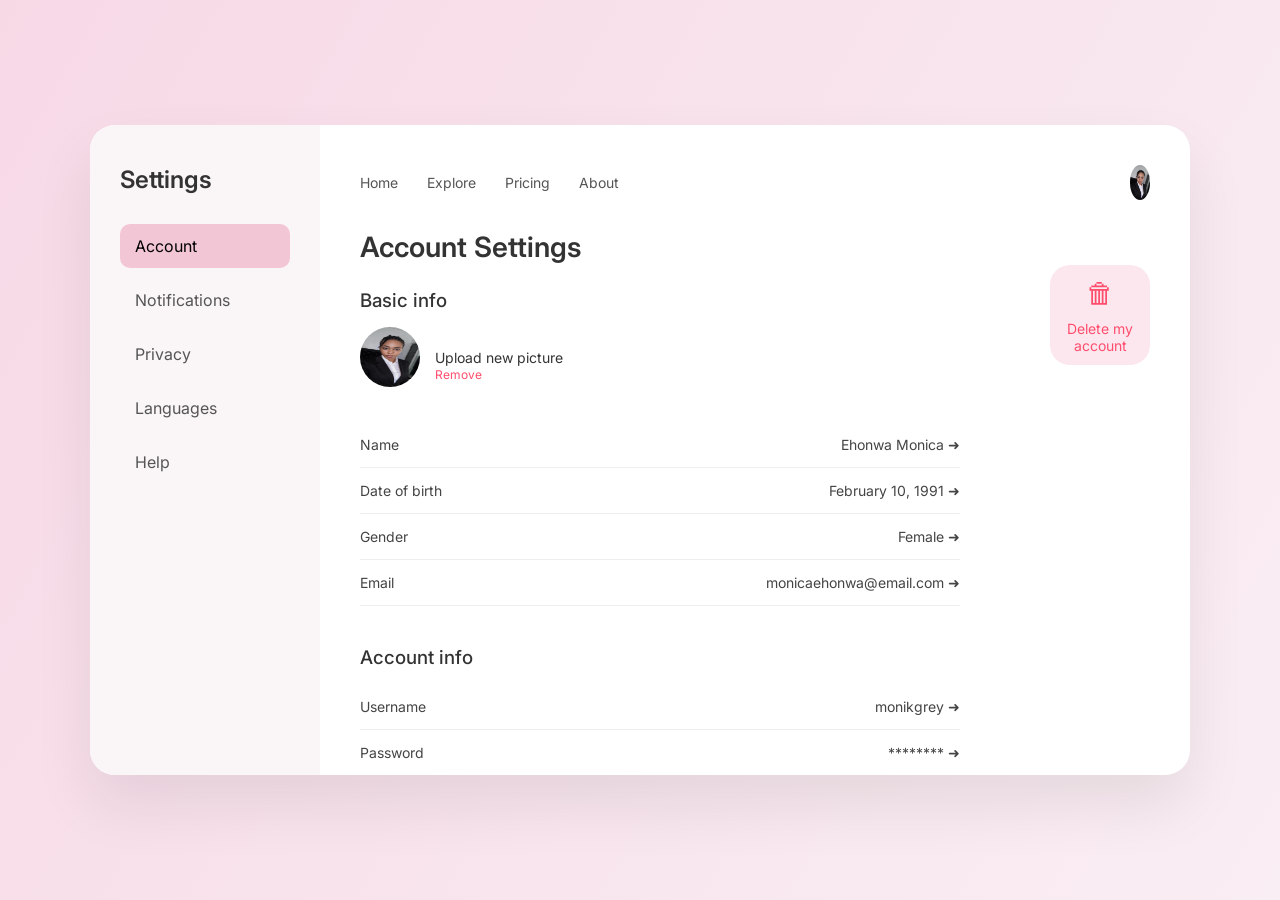
<file: account.html>
<!DOCTYPE html>
<html lang="en">
<head>
  <meta charset="UTF-8">
  <title>Account</title>
  <meta name="viewport" content="width=device-width, initial-scale=1.0">
  <link rel="stylesheet" href="style.css">
  <link href="https://fonts.googleapis.com/css2?family=Inter:wght@300;400;500;600&display=swap" rel="stylesheet">
  <style>
    * {
  margin: 0;
  padding: 0;
  box-sizing: border-box;
  font-family: 'Inter', sans-serif;
}

body {
  background: linear-gradient(120deg, #f7d9e6, #f9eef3);
  height: 100vh;
  display: flex;
  align-items: center;
  justify-content: center;
}

.app {
  width: 1100px;
  height: 650px;
  background: #fff;
  border-radius: 25px;
  display: flex;
  overflow: hidden;
  box-shadow: 0 30px 60px rgba(0,0,0,0.08);
}

/* Sidebar */
.sidebar {
  width: 230px;
  background: #faf6f8;
  padding: 40px 30px;
}

.sidebar h2 {
  margin-bottom: 30px;
  font-weight: 600;
}

.sidebar ul {
  list-style: none;
}

.sidebar li {
  padding: 12px 15px;
  border-radius: 10px;
  margin-bottom: 10px;
  cursor: pointer;
  color: #555;
}

.sidebar li.active {
  background: #f3c6d6;
  color: #000;
}

/* Main */
.main {
  flex: 1;
  position: relative;
  padding: 40px;
}

/* Topbar */
.topbar {
  display: flex;
  justify-content: space-between;
  align-items: center;
}

.topbar nav a {
  margin-right: 25px;
  text-decoration: none;
  color: #555;
  font-size: 14px;
}

.avatar {
  border-radius: 50%;
  width: 20px;
}

/* Content */
.content {
  margin-top: 30px;
  max-width: 600px;
}

.content h1 {
  margin-bottom: 25px;
  font-size: 28px;
  font-weight: 600;
}

.section {
  margin-bottom: 40px;
}

.section h3 {
  margin-bottom: 15px;
  font-weight: 500;
}

/* Profile */
.profile {
  display: flex;
  align-items: center;
  margin-bottom: 20px;
}

.profile img {
  width: 60px;
  height: 60px;
  border-radius: 50%;
  margin-right: 15px;
}

.profile span {
  font-size: 14px;
}

.profile a {
  display: block;
  font-size: 12px;
  color: #ff4d6d;
  text-decoration: none;
}

/* List Items */
.list-item {
  display: flex;
  justify-content: space-between;
  padding: 14px 0;
  border-bottom: 1px solid #eee;
  font-size: 14px;
  color: #444;
  cursor: pointer;
}

/* Danger Card */
.danger-card {
  position: absolute;
  right: 40px;
  top: 140px;
  width: 100px;
  height: 100px;
  background: #fde7ee;
  border-radius: 20px;
  display: flex;
  flex-direction: column;
  align-items: center;
  justify-content: center;
  color: #ff4d6d;
  text-align: center;
  font-size: 14px;
}

.danger-card .icon {
  font-size: 28px;
  margin-bottom: 10px;
}
  </style>
</head>
<body>

  <div class="app">

    <!-- Sidebar -->
    <aside class="sidebar">
      <h2>Settings</h2>
      <ul>
        <li class="active">Account</li>
        <li>Notifications</li>
        <li>Privacy</li>
        <li>Languages</li>
        <li>Help</li>
      </ul>
    </aside>

    <!-- Main Content -->
    <div class="main">

      <!-- Top Nav -->
      <header class="topbar">
        <nav>
          <a href="index.html">Home</a>
          <a href="products.html">Explore</a>
          <a href="#">Pricing</a>
          <a href="about.html">About</a>
        </nav>
        <img class="avatar" src="images/WhatsApp Image 2026-02-06 at 5.15.20 PM.jpeg" alt="profile">
      </header>

      <!-- Content -->
      <div class="content">

        <h1>Account Settings</h1>

        <section class="section">
          <h3>Basic info</h3>

          <div class="profile">
            <img src="images/WhatsApp Image 2026-02-06 at 5.15.20 PM.jpeg" alt="">
            <div>
              <span>Upload new picture</span>
              <a href="#">Remove</a>
            </div>
          </div>

          <div class="list-item">
            <span>Name</span>
            <span>Ehonwa Monica ➜</span>
          </div>

          <div class="list-item">
            <span>Date of birth</span>
            <span>February 10, 1991 ➜</span>
          </div>

          <div class="list-item">
            <span>Gender</span>
            <span>Female ➜</span>
          </div>

          <div class="list-item">
            <span>Email</span>
            <span>monicaehonwa@email.com ➜</span>
          </div>
        </section>

        <section class="section">
          <h3>Account info</h3>

          <div class="list-item">
            <span>Username</span>
            <span>monikgrey ➜</span>
          </div>

          <div class="list-item">
            <span>Password</span>
            <span>******** ➜</span>
          </div>
        </section>

      </div>

      <!-- Delete Card -->
      <div class="danger-card">
        <div class="icon">🗑</div>
        <p>Delete my account</p>
      </div>

    </div>
  </div>

</body>
</html>
</file>
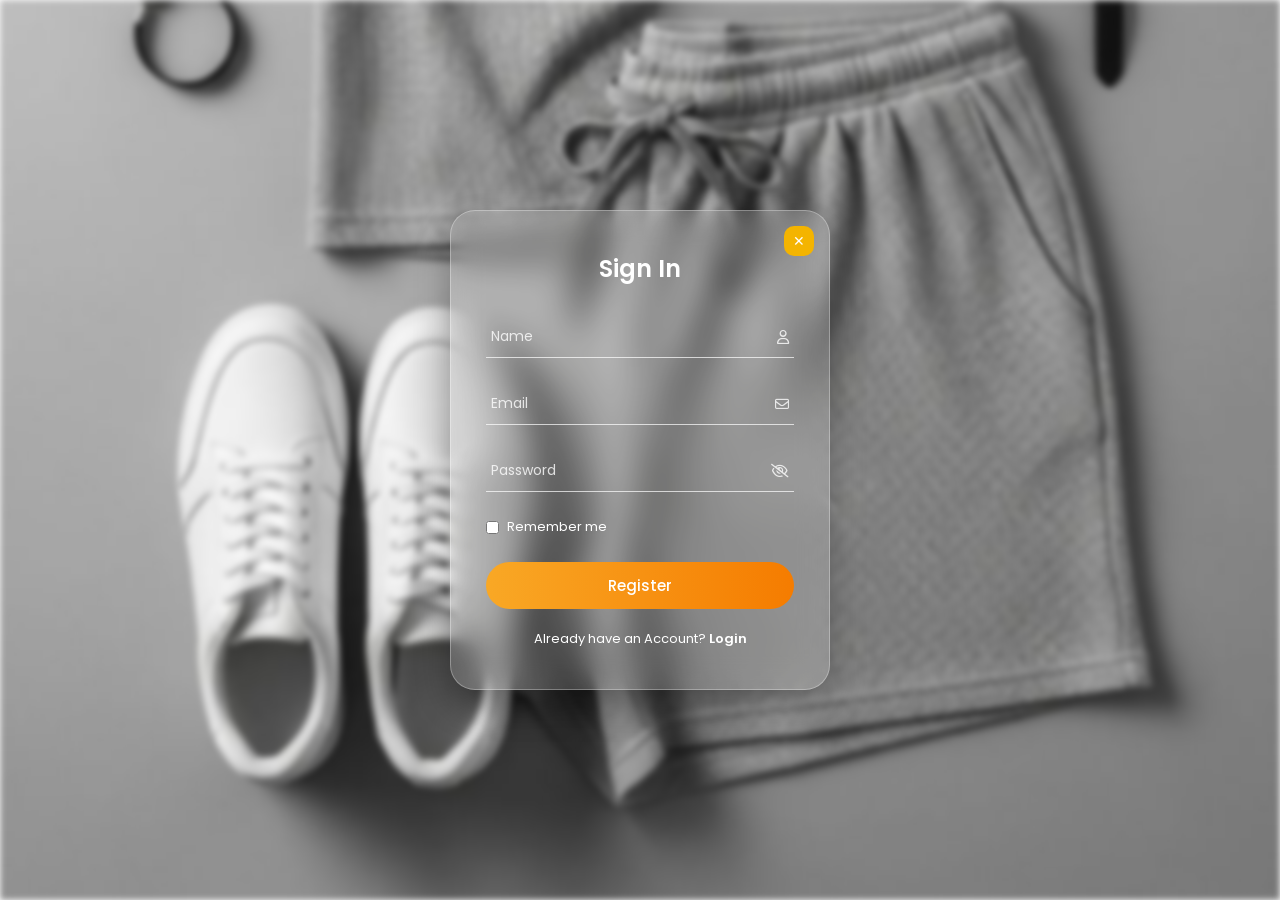
<file: signin.html>
<!DOCTYPE html>
<html lang="en">
<head>
  <meta charset="UTF-8">
  <meta name="viewport" content="width=device-width, initial-scale=1.0">
  <title>Login</title>
  <link rel="stylesheet" href="style.css">
  <link href="https://fonts.googleapis.com/css2?family=Poppins:wght@300;400;500;600&display=swap" rel="stylesheet">
  <link href="https://cdnjs.cloudflare.com/ajax/libs/font-awesome/6.5.0/css/all.min.css" rel="stylesheet">
  <style>
    * {
  margin: 0;
  padding: 0;
  box-sizing: border-box;
  font-family: 'Poppins', sans-serif;
}

body {
  height: 100vh;
  display: flex;
  align-items: center;
  justify-content: center;
  overflow: hidden;
}

/* Background Image */
.background {
  position: fixed;
  inset: 0;
  background: url("images/Look sharp on the go with this modern grey….jpg") center/cover no-repeat;
  filter: blur(3px);
  background-position: bottom;
  z-index: -1;
}


.modal {
  width: 380px;
  padding: 40px 35px;
  border-radius: 25px;

  background: rgba(255, 255, 255, 0.15);
  backdrop-filter: blur(15px);
  -webkit-backdrop-filter: blur(15px);

  border: 1px solid rgba(255, 255, 255, 0.3);
  box-shadow: 0 15px 35px rgba(0,0,0,0.3);

  color: #fff;
  position: relative;
}

/* Close button */
.close-btn {
  position: absolute;
  top: 15px;
  right: 15px;
  background: #f4b400;
  color: #fff;
  width: 30px;
  height: 30px;
  border-radius: 10px;
  display: flex;
  align-items: center;
  justify-content: center;
  cursor: pointer;
  font-size: 14px;
}

/* Title */
.modal h2 {
  text-align: center;
  margin-bottom: 30px;
  font-weight: 600;
}


.input-group {
  position: relative;
  margin-bottom: 25px;
}

.input-group input {
  width: 100%;
  padding: 10px 35px 10px 5px;
  background: transparent;
  border: none;
  border-bottom: 1px solid rgba(255,255,255,0.7);
  color: #fff;
  font-size: 14px;
  outline: none;
}

.input-group input::placeholder {
  color: rgba(255,255,255,0.8);
}

.input-group i {
  position: absolute;
  right: 5px;
  top: 50%;
  transform: translateY(-50%);
  font-size: 14px;
  opacity: 0.8;
}


.remember {
  display: flex;
  align-items: center;
  font-size: 13px;
  margin-bottom: 25px;
}

.remember input {
  margin-right: 8px;
}

/* Register Button */
.register-btn {
  width: 100%;
  padding: 12px;
  border-radius: 30px;
  border: none;
  font-weight: 500;
  font-size: 15px;
  cursor: pointer;

  background: linear-gradient(90deg, #f9a825, #f57c00);
  color: #fff;
  transition: 0.3s ease;
}

.register-btn:hover {
  opacity: 0.9;
  transform: translateY(-2px);
}

/* Bottom Text */
.login-text {
  text-align: center;
  margin-top: 20px;
  font-size: 13px;
}

.login-text span {
  font-weight: 600;
  cursor: pointer;
}
  </style>
</head>
<body>

  <!-- Background -->
  <div class="background"></div>

  <!-- Modal -->
  <div class="modal">
    <div class="close-btn">✕</div>

    <h2>Sign In</h2>

    <form>
      <div class="input-group">
        <input type="text" placeholder="Name" required>
        <i class="fa-regular fa-user"></i>
      </div>

      <div class="input-group">
        <input type="email" placeholder="Email" required>
        <i class="fa-regular fa-envelope"></i>
      </div>

      <div class="input-group">
        <input type="password" placeholder="Password" required>
        <i class="fa-regular fa-eye-slash"></i>
      </div>

      <div class="remember">
        <input type="checkbox" id="remember">
        <label for="remember">Remember me</label>
      </div>

      <button type="submit" class="register-btn">Register</button>

      <p class="login-text">
        Already have an Account? <span>Login</span>
      </p>
    </form>
  </div>

</body>
</html>
</file>
<file: style.css>
* {
  margin: 0;
  padding: 0;
  box-sizing: border-box;
  font-family: Arial, Helvetica, sans-serif;
}

body {
  background: #fff;
  color: #333;
}

/* header styling */
.header {
  display: flex;
  position: fixed;
  width: 100%;
  height: 15vh;
  align-items: center;
  justify-content: space-between;
  padding: 20px 60px;
  top: 0;
  left: 0;
  z-index: 999;
  backdrop-filter: blur(10px);
  -webkit-backdrop-filter: blur(10px);
  background-color: rgba(255, 255, 255, 0.25);
  box-shadow: 0 4px 30px rgba(0, 0, 0, 0.1);
  transition: all 0.3s ease;
  padding: 1rem 2rem;
}

.header nav a {
  margin-left: 30px;
  text-decoration: none;
  font-family: 'Playfair Display', serif;
  font-weight: 500;
  font-size: 18px;
  letter-spacing: 2px;
  color: #333;
}

.header-nav {
  margin-right: 40px;
}

.header nav a img {
  width: 18px;
}

.scrolled {
  padding: 0.5rem 2rem;
  background-color: rgba(255, 255, 255, 0.15);
}

.menu-toggle {
  display: none;
}

.logo {
  font-family: 'Playfair Display', serif;
  font-size: 26px;
  color: black;
  padding-left: 43px;
  font-size: 40px;
  animation: glow 2s infinite alternate;
}

@keyframes glow {
  0% {
    text-shadow: 0 0 5px rgba(0, 0, 0, 0.185);
  }

  100% {
    text-shadow: 0 0 20px rgba(0, 0, 0, 0.543);
  }
}

/* SCROLL BAR STRIP */
.strip {
  background: #111;
  color: white;
  margin: 25px 0;
  padding: 12px 0;
  text-align: center;
  letter-spacing: 3px;
  font-size: 14px;
}

/* COLLECTION */
.collection {
  margin-top: 40px;
}

.collection h2 {
  font-size: 40px;
  margin-bottom: 20px;
}

.filters {
  display: flex;
  gap: 10px;
  margin-bottom: 25px;
}

.filters button {
  border: none;
  padding: 10px 16px;
  background: #eee;
  cursor: pointer;
}

.filters .active {
  background: #111;
  color: white;
}

.products2 {
  display: grid;
  grid-template-columns: repeat(4, 1fr);
  gap: 20px;
}

.product2 {
  background: white;
  padding: 15px;
  border-radius: 10px;
  text-align: center;
}
.products2 button a{
  text-decoration: none;
  color: white;
}
.product2 img {
  width: 100%;
}

.product2 h4 {
  margin-top: 10px;
  font-size: 14px;
}

.product2 p {
  color: #666;
  font-size: 13px;
}

.product2 button {
  margin-top: 10px;
  padding: 10px;
  width: 100%;
  border: none;
  background: #111;
  color: white;
}

.container {
  width: 1200px;
  margin: auto;
}

.shopLink a {
  text-decoration: none;
  color: white;
}

/* HERO */
.hero {
  background: white;
  margin-top: 60px;
  border-radius: 10px;
  padding: 40px;
  display: flex;
  align-items: center;
  justify-content: space-between;
}
.hero-buttons a{
  text-decoration: none;
}
.btn-light a{
  color: black;
}
.btn-dark a{
  color: white;
}
.hero-text {
  width: 50%;
}

.hero-text h1 {
  font-size: 70px;
  line-height: 1.05;
  margin-bottom: 20px;
  margin-bottom: 20px;
  color: #111827;
  width: 22ch;
  white-space: nowrap;
  overflow: hidden;
  border-right: none;
  animation: typing 4s steps(22) infinite;
}

@keyframes typing {
  from {
    width: 0;
  }

  to {
    width: 22ch;
  }
}


.hero-text p {
  color: #666;
  margin-bottom: 25px;
}

.hero-buttons button {
  padding: 12px 25px;
  border: none;
  cursor: pointer;
  margin-right: 10px;
  font-weight: bold;
}

.btn-dark {
  background: #111;
  color: white;
}

.btn-light {
  background: #eee;
}

.hero img {
  width: 450px;
  border-radius: 10px;
}

.hero-btn:hover {
  transform: translateY(-2px);
  box-shadow: 0 15px 40px rgba(99, 102, 241, 0.45);
}

/* why shop section */

.whyShop {
  padding: 60px;
  text-align: center;
  background-color: rgba(128, 128, 128, 0.461);
  background-color: #dcd6d6;
}

.whyShop h1 {
  position: relative;
  text-align: center;
  font-family: 'Playfair Display', serif;
}

.whyShop h1::after {
  content: "";
  position: absolute;
  left: 50%;
  transform: translateX(-50%);
  bottom: -10px;
  width: 50px;
  height: 4px;
  background: #E3A018;
  border-radius: 2px;
}

.card-icons img {
  width: 58px;
  margin-bottom: 5px;

}

.features {
  display: flex;
  gap: 20px;
  color: rgba(0, 0, 0, 0.74);
  margin-top: 50px;
}

.feature-card {
  background: #0f172a;
  background-color: rgba(128, 128, 128, 0.301);


  border-radius: 10px;
  border: 1px solid;

  padding: 60px;
  flex: 1;
}

.feature-card h3 {
  padding-bottom: 5px;
}


/*hero-2 section */

.hero-2 {
  position: relative;
  height: 500px;
  width: 100%;

  display: flex;
  align-items: center;
  background-color: white;

  padding: 50px;
  overflow: hidden;
  flex-wrap: 1;

}

.hero2-img {
  width: 400px;
  padding-top: 20px;
  padding-left: 10px;

}

.hero2-text {
  margin-left: 190px;

}

.hero2-text h1 {
  font-size: 48px;
  margin-bottom: 10px;
  font-family: 'Outfit', sans-serif;
  font-weight: 700;

}



.hero2-text p {
  margin-bottom: 20px;
  padding: 10px;
}

.hero2-text button {
  background: #E3A018;
  color: white;
  border: none;
  padding: 12px 25px;
  cursor: pointer;
}

/* products section */

.products {
  width: 80%;
  margin: 60px auto;

  text-align: center;
}

.products h2 {
  font-size: 28px;
  margin-bottom: 40px;
}

.products h2 span {
  color: #e63946;
  position: relative;
}

.products h2 span::after {
  content: "";
  width: 35px;
  height: 3px;
  background: #e63946;
  position: absolute;
  bottom: -8px;
  left: 50%;
  transform: translateX(-50%);
}

.product-grid {
  display: grid;

  grid-template-columns: repeat(3, 1fr);
  gap: 30px;
}

.product-card {
  background: #fff;
  padding: 20px;

  border-radius: 6px;
  box-shadow: 0 4px 12px rgba(0, 0, 0, 0.05);
}

.img-box {
  position: relative;
  width: 100%;
  aspect-ratio: 1 / 1;
  overflow: hidden;
}

.img-box img {
  width: 100%;
  object-fit: contain;
  display: block;
}

/* ADD TO CART BUTTON */
.cart-btn {
  position: absolute;
  bottom: -50px;
  left: 50%;
  transform: translateX(-50%);
  background: #ff9900;
  color: #000;
  border: none;
  padding: 10px 18px;
  font-size: 14px;
  font-weight: 600;
  cursor: pointer;
  border-radius: 4px;
  transition: 0.3s ease;
  opacity: 0;
}

/* HOVER EFFECT PER CARD */
.product-card:hover .cart-btn {
  bottom: 15px;
  opacity: 1;
}

.product-card:hover img {
  transform: scale(1.05);
}

.img-box img {
  transition: transform 0.3s ease;
}

.title {
  margin-top: 15px;
  font-weight: 600;
  font-size: 14px;
}

.price {
  font-size: 14px;
  color: #333;
}

.view-all {
  margin-top: 40px;
  background: #e63946;
  color: #fff;
  border: none;
  padding: 12px 30px;
  border-radius: 4px;
  cursor: pointer;
}


/* SUBSCRIBE */
.subscribe {
  background: #dcd6d6;
  text-align: center;
  padding: 70px 20px;
}

.subscribe h2 {
  font-size: 28px;
  margin-bottom: 10px;
}

.subscribe p {
  font-size: 14px;
  color: #555;
  margin-bottom: 25px;
}

.subscribe-form {
  display: flex;
  justify-content: center;
  gap: 10px;
}

.subscribe-form input {
  width: 320px;
  padding: 12px;
  border-radius: 25px;
  border: none;
  outline: none;
}

.subscribe-form button {
  padding: 12px 35px;
  border-radius: 25px;
  border: none;
  background: #f7444e;
  color: #fff;
  cursor: pointer;
}

/* TESTIMONIAL */
.testimonial {
  text-align: center;
  padding: 80px 20px;
}

.testimonial h2 {
  font-size: 30px;
}

.line {
  display: block;
  width: 40px;
  height: 3px;
  background: #f7444e;
  margin: 10px auto 40px;
}

.testimonial-box {
  display: flex;
  align-items: center;
  justify-content: center;
  gap: 40px;
}

.nav-btn {
  width: 45px;
  height: 45px;
  border-radius: 50%;
  background: #f7444e;
  border: none;
  color: #fff;
  font-size: 20px;
  cursor: pointer;
}

.profile {
  max-width: 600px;
}

.profile img {
  border-radius: 50%;
  margin-bottom: 15px;
  width: 120px;
  height: 120px;
}

.profile h3 {
  margin-bottom: 3px;
}

.profile small {
  color: gray;
}

.profile p {
  font-size: 14px;
  margin-top: 15px;
  color: #555;
}

/* FOOTER */
footer {
  background: #f8f8f8;

}

.footer-container {
  display: grid;
  grid-template-columns: repeat(auto-fit, minmax(220px, 1fr));
  gap: 30px;
  padding: 60px 65px 0;
  margin: auto;
}

.footer-box {
  padding-right: 30px;
  padding: 8px;
  text-align: center;
}

.footer-box h4 {
  margin-bottom: 15px;
}

.footer-box ul {
  list-style: none;
}

.footer-box ul li {
  margin-bottom: 8px;
  cursor: pointer;
}

.footer-box a {
  text-decoration: none;
  color: #333;
}

.footer-box a:hover {
  color: blue;
}

.logo {
  font-size: 26px;
  color: black;
}

.footer-box h3 {
  padding-bottom: 10px;
  padding-right: 15px;
}

.newsletter {
  display: flex;
  margin-top: 10px;
}

.newsletter input {
  padding: 10px;
  border: 1px solid #ccc;
  flex: 1;
}

.newsletter button {
  background: #f7444e;
  color: #fff;
  border: none;
  padding: 10px 18px;
}

/* COPYRIGHT */
.copyright {
  background: #222;
  color: #fff;
  text-align: center;
  padding: 13px;
  margin-top: 40px;
  width: 100%;
  font-size: 13px;
}
</file>
